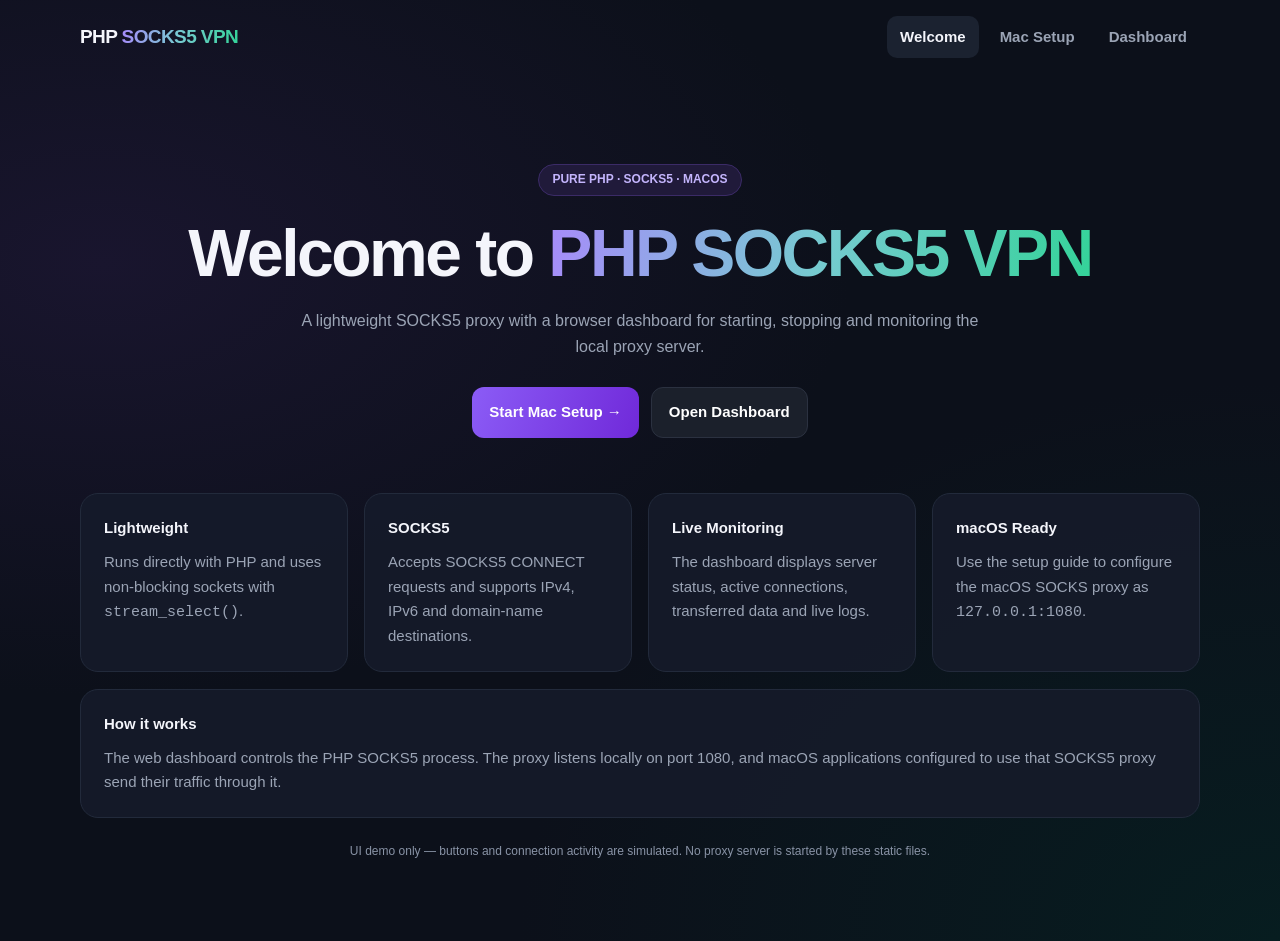
<file: index.html>
<!doctype html><html lang="en"><head><meta charset="utf-8"><meta name="viewport" content="width=device-width,initial-scale=1"><title>PHP SOCKS5 VPN — Welcome</title><link rel="stylesheet" href="styles.css"></head><body>
<header class="nav wrap"><a class="brand" href="index.html">PHP <span>SOCKS5 VPN</span></a><nav><a class="active" href="index.html">Welcome</a><a href="setup.html">Mac Setup</a><a href="dashboard.html">Dashboard</a></nav></header>
<main class="wrap welcome"><div class="eyebrow">PURE PHP · SOCKS5 · MACOS</div><h1>Welcome to <span class="gradient">PHP SOCKS5 VPN</span></h1><p class="lead">A lightweight SOCKS5 proxy with a browser dashboard for starting, stopping and monitoring the local proxy server.</p><div class="actions"><a class="btn primary" href="setup.html">Start Mac Setup →</a><a class="btn" href="dashboard.html">Open Dashboard</a></div>
<section class="feature-grid"><article class="panel"><h3>Lightweight</h3><p>Runs directly with PHP and uses non-blocking sockets with <code>stream_select()</code>.</p></article><article class="panel"><h3>SOCKS5</h3><p>Accepts SOCKS5 CONNECT requests and supports IPv4, IPv6 and domain-name destinations.</p></article><article class="panel"><h3>Live Monitoring</h3><p>The dashboard displays server status, active connections, transferred data and live logs.</p></article><article class="panel"><h3>macOS Ready</h3><p>Use the setup guide to configure the macOS SOCKS proxy as <code>127.0.0.1:1080</code>.</p></article></section>
<section class="panel how"><h3>How it works</h3><p>The web dashboard controls the PHP SOCKS5 process. The proxy listens locally on port 1080, and macOS applications configured to use that SOCKS5 proxy send their traffic through it.</p></section><p class="demo-note">UI demo only — buttons and connection activity are simulated. No proxy server is started by these static files.</p></main><script src="app.js"></script></body></html>
</file>
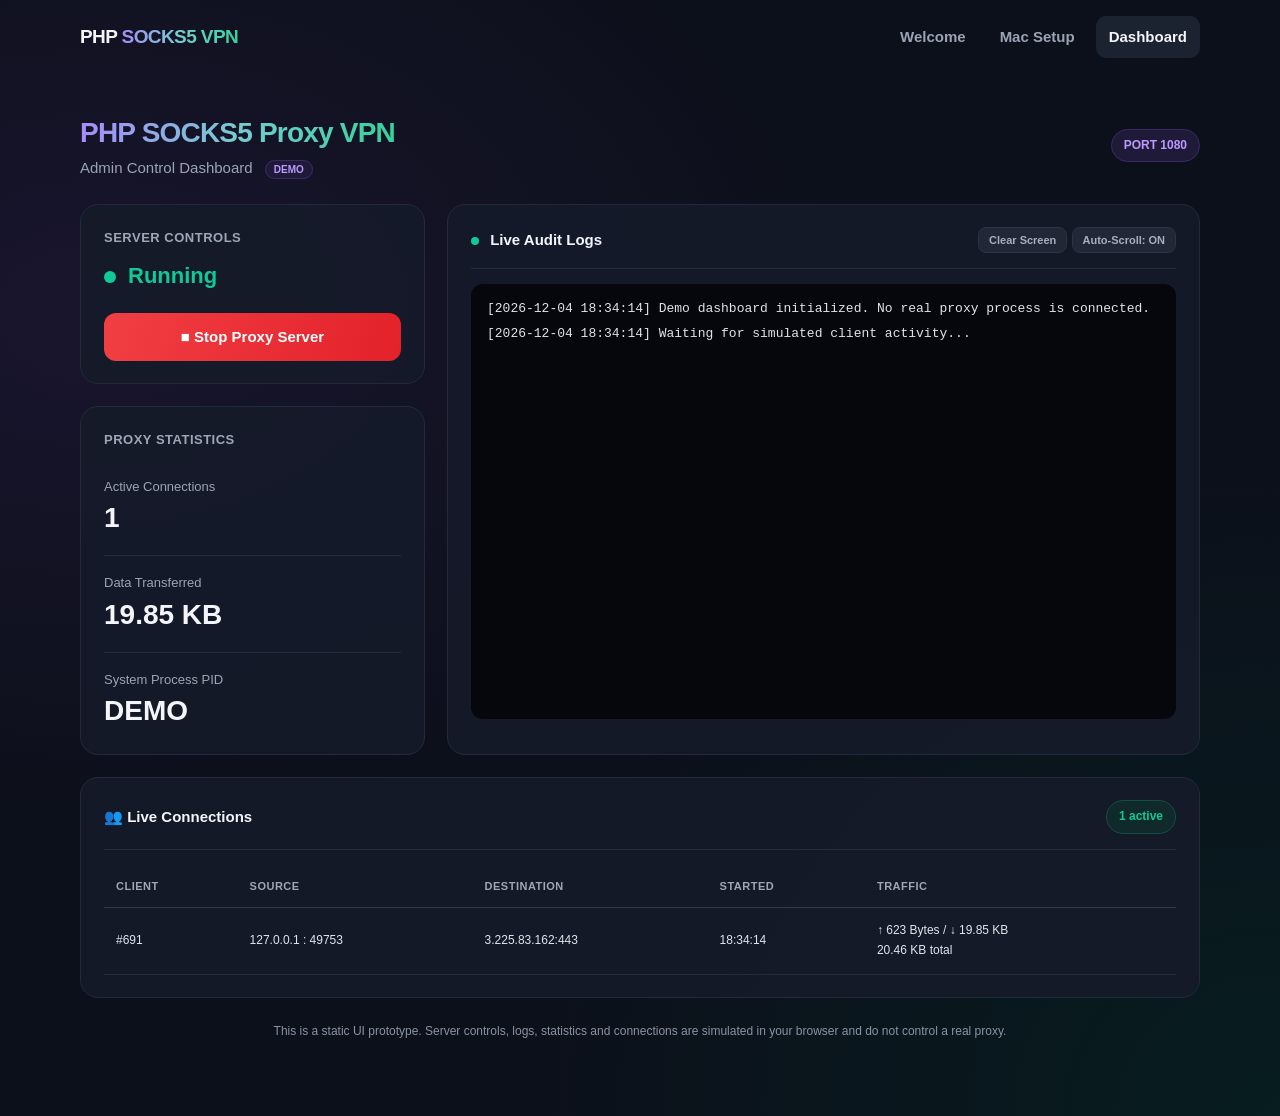
<file: dashboard.html>
<!doctype html><html lang="en"><head><meta charset="utf-8"><meta name="viewport" content="width=device-width,initial-scale=1"><title>Dashboard — PHP SOCKS5 VPN</title><link rel="stylesheet" href="styles.css"></head><body>
<header class="nav wrap"><a class="brand" href="index.html">PHP <span>SOCKS5 VPN</span></a><nav><a href="index.html">Welcome</a><a href="setup.html">Mac Setup</a><a class="active" href="dashboard.html">Dashboard</a></nav></header><main class="wrap dashboard-page"><div class="dash-heading"><div><h2><span class="gradient">PHP SOCKS5 Proxy VPN</span></h2><p>Admin Control Dashboard <span class="demo-pill">DEMO</span></p></div><span class="port">PORT 1080</span></div>
<div class="dash-grid"><div class="left-stack"><section class="panel controls"><h3>SERVER CONTROLS</h3><div class="status"><i id="status-dot"></i><strong id="status-text">Running</strong></div><button id="toggle-server" class="btn danger full">■ Stop Proxy Server</button></section><section class="panel stats"><h3>PROXY STATISTICS</h3><div class="stat"><span>Active Connections</span><strong id="active-count">1</strong></div><div class="stat"><span>Data Transferred</span><strong id="data-count">19.85 KB</strong></div><div class="stat"><span>System Process PID</span><strong id="pid-count">DEMO</strong></div></section></div>
<section class="panel audit"><div class="section-head"><h3><i class="live-dot"></i> Live Audit Logs</h3><div><button class="small-btn" id="clear-logs">Clear Screen</button> <button class="small-btn" id="auto-scroll">Auto-Scroll: ON</button></div></div><div class="log-window" id="logs" aria-live="polite"></div></section></div>
<section class="panel connections"><div class="section-head"><h3>👥 Live Connections</h3><span class="count-pill" id="connection-pill">1 active</span></div><div class="table-wrap"><table><thead><tr><th>CLIENT</th><th>SOURCE</th><th>DESTINATION</th><th>STARTED</th><th>TRAFFIC</th></tr></thead><tbody id="connection-rows"></tbody></table></div></section><p class="demo-note">This is a static UI prototype. Server controls, logs, statistics and connections are simulated in your browser and do not control a real proxy.</p></main><script src="app.js"></script></body></html>
</file>
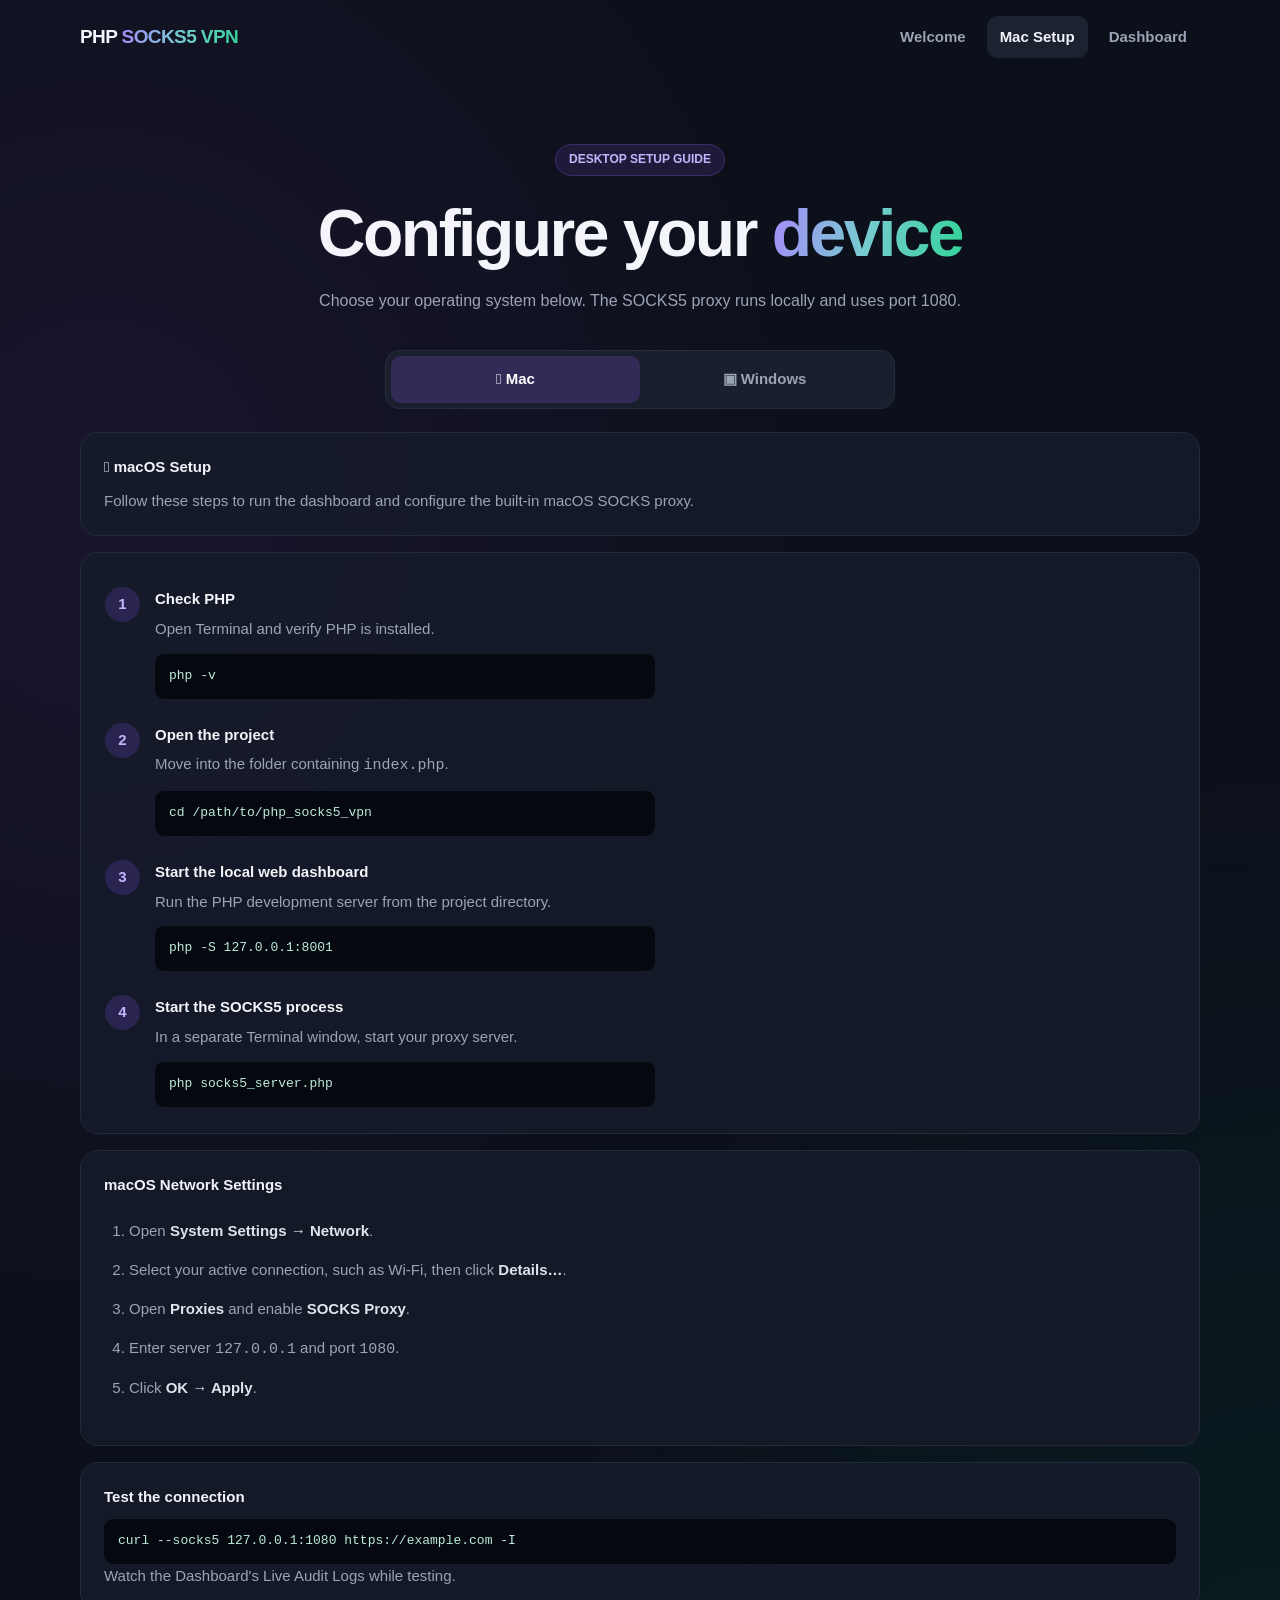
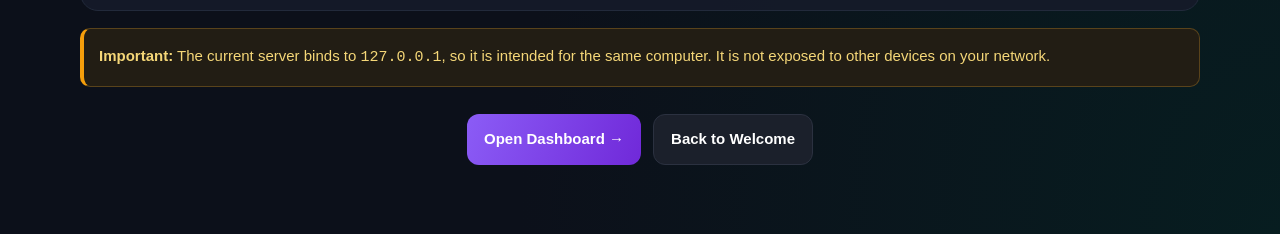
<file: setup.html>
<!doctype html><html lang="en"><head><meta charset="utf-8"><meta name="viewport" content="width=device-width,initial-scale=1"><title>Mac Setup — PHP SOCKS5 VPN</title><link rel="stylesheet" href="styles.css"></head><body>
<header class="nav wrap"><a class="brand" href="index.html">PHP <span>SOCKS5 VPN</span></a><nav><a href="index.html">Welcome</a><a class="active" href="setup.html">Mac Setup</a><a href="dashboard.html">Dashboard</a></nav></header><main class="wrap setup-page"><div class="eyebrow">DESKTOP SETUP GUIDE</div><h1>Configure your <span class="gradient">device</span></h1><p class="lead">Choose your operating system below. The SOCKS5 proxy runs locally and uses port 1080.</p>
<div class="tabs"><button class="tab selected" data-os="mac"> Mac</button><button class="tab" data-os="windows">▣ Windows</button></div><section class="panel"><h3 id="os-title"> macOS Setup</h3><p id="os-intro">Follow these steps to run the dashboard and configure the built-in macOS SOCKS proxy.</p></section>
<section class="panel steps"><div class="step"><b>1</b><div><h3>Check PHP</h3><p>Open Terminal and verify PHP is installed.</p><pre>php -v</pre></div></div><div class="step"><b>2</b><div><h3>Open the project</h3><p>Move into the folder containing <code>index.php</code>.</p><pre>cd /path/to/php_socks5_vpn</pre></div></div><div class="step"><b>3</b><div><h3>Start the local web dashboard</h3><p>Run the PHP development server from the project directory.</p><pre>php -S 127.0.0.1:8001</pre></div></div><div class="step"><b>4</b><div><h3>Start the SOCKS5 process</h3><p>In a separate Terminal window, start your proxy server.</p><pre>php socks5_server.php</pre></div></div></section>
<section class="panel network"><h3 id="network-title">macOS Network Settings</h3><ol id="network-steps"><li>Open <strong>System Settings → Network</strong>.</li><li>Select your active connection, such as Wi-Fi, then click <strong>Details…</strong>.</li><li>Open <strong>Proxies</strong> and enable <strong>SOCKS Proxy</strong>.</li><li>Enter server <code>127.0.0.1</code> and port <code>1080</code>.</li><li>Click <strong>OK → Apply</strong>.</li></ol></section><section class="panel"><h3>Test the connection</h3><pre>curl --socks5 127.0.0.1:1080 https://example.com -I</pre><p>Watch the Dashboard's Live Audit Logs while testing.</p></section><div class="warning"><strong>Important:</strong> The current server binds to <code>127.0.0.1</code>, so it is intended for the same computer. It is not exposed to other devices on your network.</div><div class="actions"><a class="btn primary" href="dashboard.html">Open Dashboard →</a><a class="btn" href="index.html">Back to Welcome</a></div></main><script src="app.js"></script></body></html>
</file>
<file: styles.css>
*{box-sizing:border-box}:root{color-scheme:dark;--bg:#0c101a;--panel:#151b2a;--border:#222a3b;--text:#f4f5fb;--muted:#9ba4b5;--green:#10c997;--red:#ef343b}body{margin:0;background:radial-gradient(ellipse at 8% 28%,#19152e 0,transparent 45%),radial-gradient(ellipse at 100% 100%,#071d20 0,transparent 42%),var(--bg);color:var(--text);font:15px/1.65 Inter,-apple-system,BlinkMacSystemFont,"Segoe UI",sans-serif;min-height:100vh}a{color:inherit;text-decoration:none}.wrap{width:min(1120px,calc(100% - 40px));margin:auto}.nav{height:74px;display:flex;align-items:center;justify-content:space-between}.brand{font-weight:850;font-size:19px;letter-spacing:-.6px}.brand span,.gradient{background:linear-gradient(100deg,#a78bfa,#76cbd0,#34d399);color:transparent;background-clip:text}.nav nav{display:flex;gap:8px}.nav nav a{padding:9px 13px;border-radius:10px;color:var(--muted);font-weight:650}.nav nav a:hover,.nav nav a.active{background:#1b2230;color:var(--text)}.welcome,.setup-page{padding:90px 0 55px;text-align:center}.eyebrow{display:inline-block;border:1px solid #3b2b67;background:#201a3a;color:#c4b5fd;border-radius:30px;padding:5px 13px;font-size:12px;font-weight:800;margin-bottom:20px}.welcome h1,.setup-page h1{font-size:clamp(38px,5.2vw,66px);line-height:1.15;letter-spacing:-2.5px;margin:0 auto 16px}.lead{max-width:700px;margin:0 auto;color:var(--muted);font-size:16px}.actions{display:flex;justify-content:center;gap:12px;flex-wrap:wrap;margin:27px 0 55px}.btn{border:1px solid #2b3140;background:#1b202b;color:#fff;border-radius:12px;padding:12px 17px;font:inherit;font-weight:750;display:inline-flex;justify-content:center;align-items:center;cursor:pointer}.btn.primary{background:linear-gradient(110deg,#8b5cf6,#7029d9);border:0}.btn:hover{filter:brightness(1.12)}.panel{background:rgba(21,27,42,.92);border:1px solid var(--border);border-radius:18px;padding:22px 23px}.panel h3{font-size:15px;margin:0 0 9px;font-weight:800}.panel p{margin:0;color:var(--muted)}.feature-grid{display:grid;grid-template-columns:repeat(4,1fr);gap:16px;text-align:left}.feature-grid .panel{min-height:175px}.how{text-align:left;margin-top:17px}.demo-note{font-size:12px;color:#8993a6;text-align:center;margin:24px 0}.setup-page{padding-top:70px}.tabs{display:flex;max-width:510px;margin:36px auto 23px;background:#191f2d;border:1px solid #252c3c;border-radius:14px;padding:5px}.tab{flex:1;padding:11px;border:0;border-radius:10px;background:transparent;color:var(--muted);font:inherit;font-weight:750;cursor:pointer}.tab.selected{background:#342a58;color:#fff}.setup-page .panel{text-align:left;margin:16px 0}.steps{padding:26px 24px!important}.step{display:grid;grid-template-columns:36px 1fr;gap:14px;margin:8px 0 24px}.step:last-child{margin-bottom:0}.step>b{display:grid;place-items:center;width:35px;height:35px;border-radius:50%;background:#2a2450;color:#c4b5fd}.step h3{margin:0 0 5px}.step p{margin:0 0 12px}.step pre,pre{white-space:pre-wrap;overflow-wrap:anywhere;background:#05080f;color:#bdebdc;border-radius:9px;padding:12px 14px;margin:0;font:13px/1.6 ui-monospace,Menlo,monospace}.step pre{max-width:500px}.network ol{color:var(--muted);padding-left:25px}.network li{padding:7px 0}.network strong{color:#dfe3ed}.warning{border:1px solid #59431b;border-left:4px solid #f59e0b;background:#221d14;color:#f5d778;border-radius:10px;padding:15px;margin-top:17px;text-align:left}.setup-page .actions{margin-bottom:20px}.dashboard-page{padding:26px 0 50px}.dash-heading{display:flex;justify-content:space-between;align-items:center;margin:10px 0 23px}.dash-heading h2{margin:0;font-size:28px;letter-spacing:-.8px}.dash-heading p{color:var(--muted);margin:0}.port,.demo-pill,.count-pill{border:1px solid #3a2a66;background:#201a39;color:#bd9aff;border-radius:30px;padding:6px 12px;font-size:12px;font-weight:800}.demo-pill{font-size:10px;margin-left:8px;padding:3px 8px}.dash-grid{display:grid;grid-template-columns:345px 1fr;gap:22px}.left-stack{display:grid;gap:22px;align-content:start}.controls h3,.stats h3{color:#9da7b8;letter-spacing:.5px;font-size:13px}.status{display:flex;align-items:center;gap:12px;color:var(--green);font-size:22px;font-weight:850;margin:10px 0 18px}.status i,.live-dot{display:inline-block;width:12px;height:12px;background:var(--green);border-radius:50%}.btn.danger{background:linear-gradient(110deg,#f13f44,#e32129);border:0}.full{width:100%}.stat{padding:16px 0;border-bottom:1px solid #252d3c}.stat:last-child{border:0;padding-bottom:0}.stat span{display:block;color:var(--muted);font-size:13px}.stat strong{display:block;font-size:28px;line-height:1.5}.audit{min-width:0}.section-head{display:flex;align-items:center;justify-content:space-between;gap:12px;border-bottom:1px solid #252d3c;padding-bottom:15px;margin-bottom:15px}.section-head h3{margin:0}.live-dot{width:8px;height:8px;margin-right:7px}.small-btn{background:#202737;border:1px solid #2b3344;border-radius:8px;padding:6px 10px;color:#a7afbf;font-size:11px;font-weight:750;cursor:pointer}.log-window{height:435px;overflow:auto;background:#05070c;border-radius:12px;padding:12px 16px;font:13px/1.95 ui-monospace,Menlo,monospace;color:#e0e3eb;overflow-wrap:anywhere}.connections{margin-top:22px}.count-pill{color:#10c997;border-color:#124e45;background:#102a2b}.table-wrap{overflow-x:auto}table{width:100%;border-collapse:collapse;text-align:left;white-space:nowrap;font-size:12px}th{color:#9da7b8;font-size:11px;letter-spacing:.5px;padding:12px;border-bottom:1px solid #30384a}td{padding:13px 12px;border-bottom:1px solid #242c3c;color:#e1e5ed}td:last-child{white-space:normal}.empty{text-align:center;color:#9099aa;padding:28px}.muted{color:var(--muted)}@media(max-width:850px){.feature-grid{grid-template-columns:repeat(2,1fr)}.dash-grid{grid-template-columns:1fr}.log-window{height:350px}.welcome,.setup-page{padding-top:55px}}@media(max-width:540px){.wrap{width:calc(100% - 24px)}.nav{height:auto;min-height:70px;align-items:flex-start;gap:12px;padding:16px 0;flex-direction:column}.nav nav{width:100%;gap:2px}.nav nav a{padding:8px 10px;font-size:13px}.feature-grid{grid-template-columns:1fr}.welcome h1,.setup-page h1{letter-spacing:-1.3px}.panel{padding:18px}.dash-heading{align-items:flex-start;gap:12px}.dash-heading h2{font-size:23px}.section-head{align-items:flex-start;flex-direction:column}.log-window{font-size:11px}.actions{margin-bottom:35px}}
</file>
